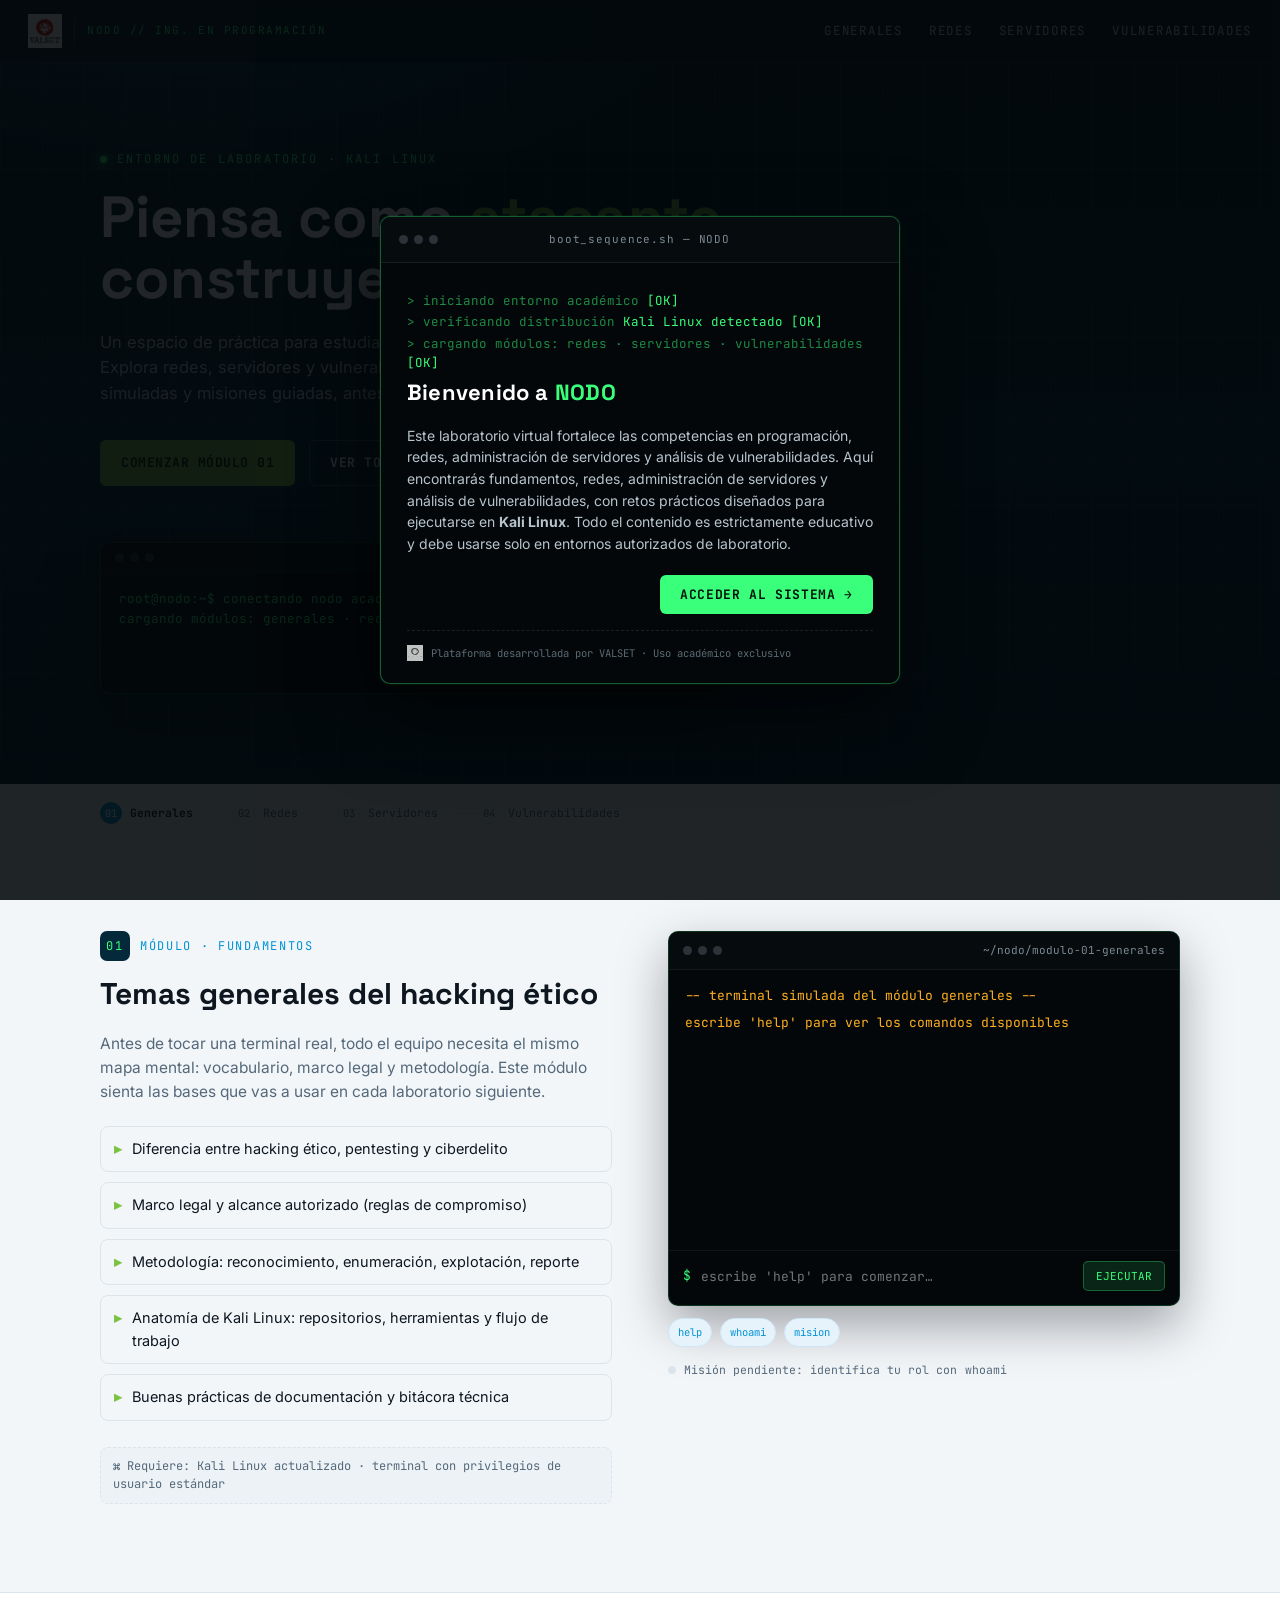
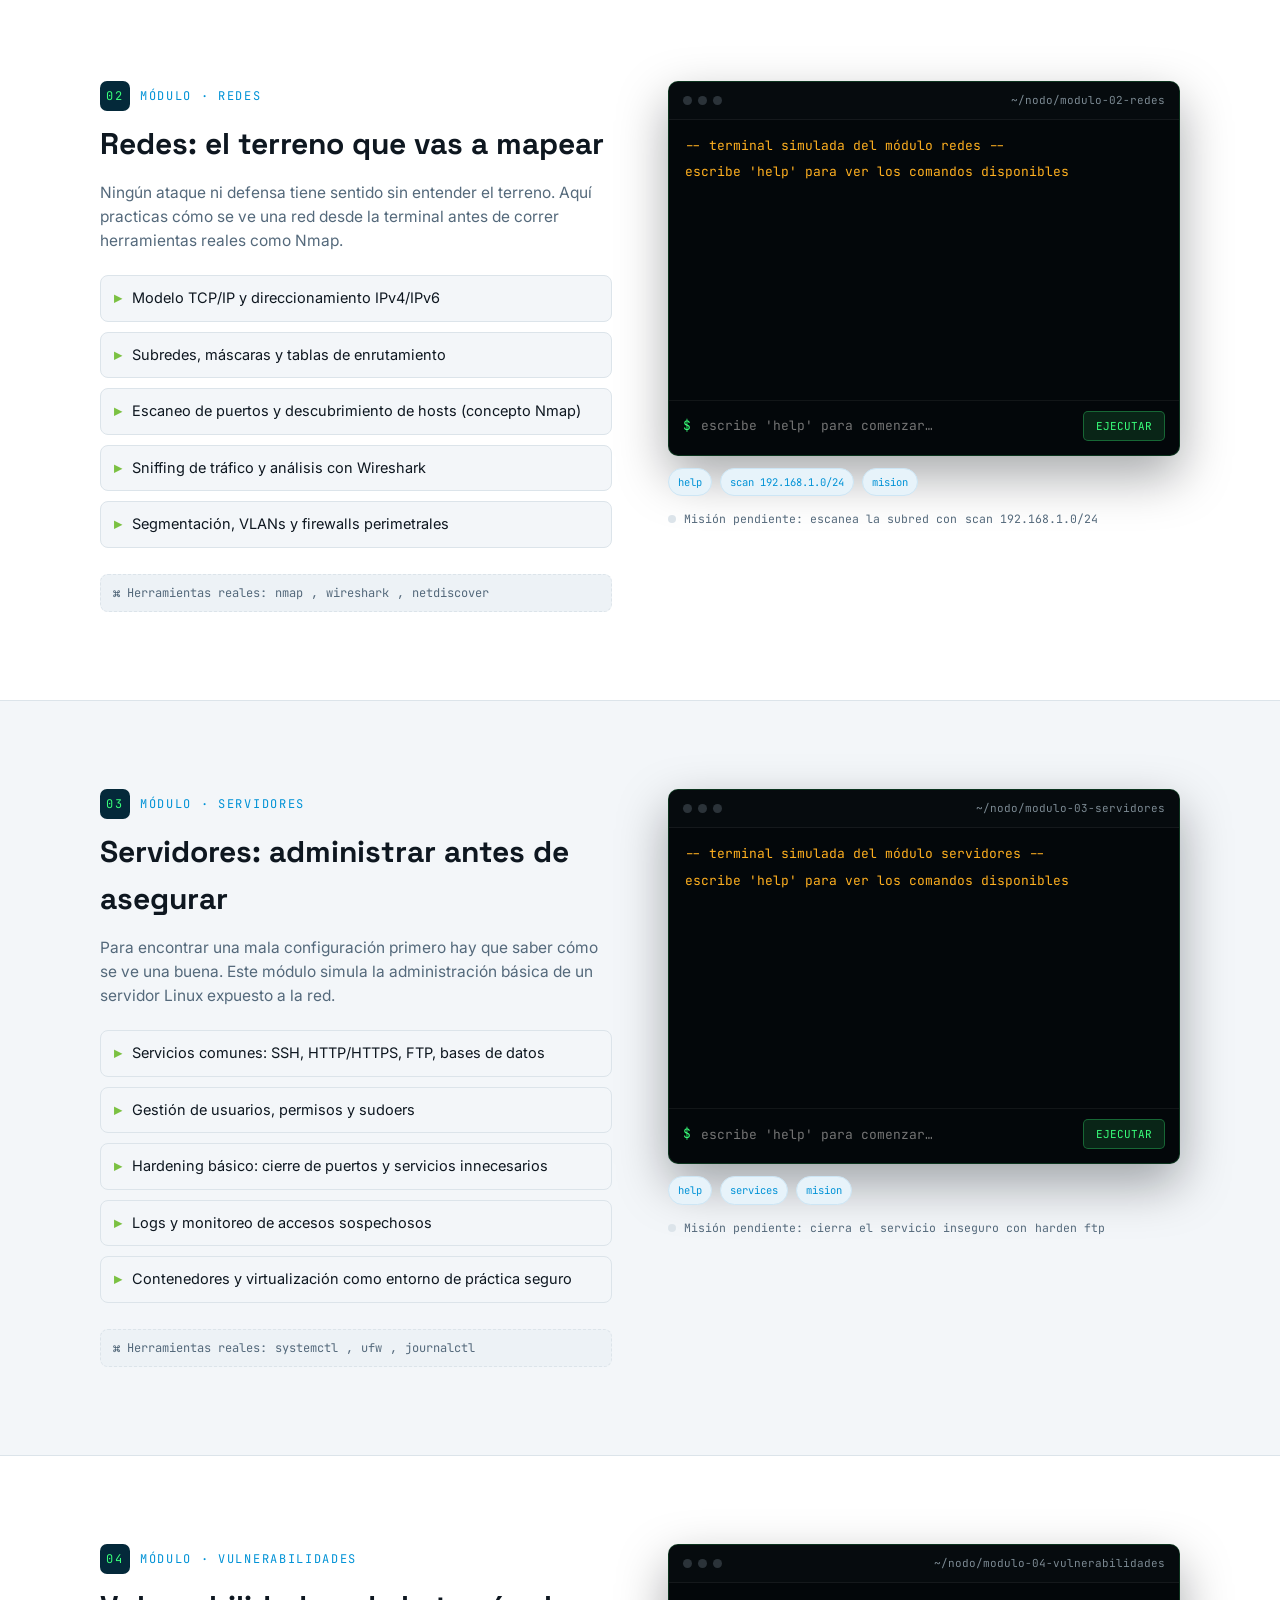
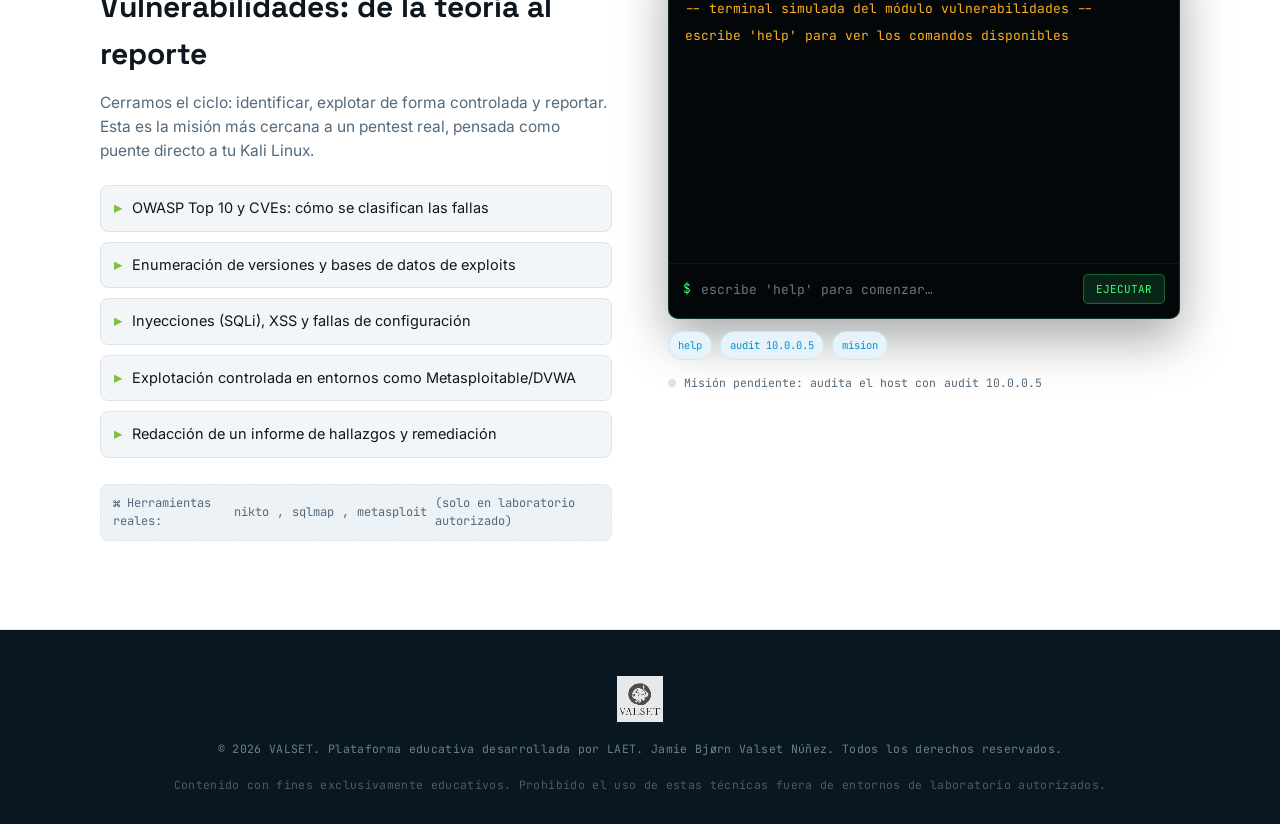
<file: index.html>
<!DOCTYPE html>
<html lang="es">
<head>
<meta charset="UTF-8">
<meta name="viewport" content="width=device-width, initial-scale=1.0">
<meta name="description" content="Laboratorio educativo de programación, redes, servidores y análisis de vulnerabilidades con estética hacker.">
<meta name="theme-color" content="#081722">
<link rel="icon" href="assets/images/favicon.svg" type="image/svg+xml">
<title>NODO — Laboratorio de Redes, Servidores y Vulnerabilidades</title>
<link rel="preconnect" href="https://fonts.googleapis.com">
<link href="https://fonts.googleapis.com/css2?family=Space+Grotesk:wght@500;600;700&family=Inter:wght@400;500;600&family=JetBrains+Mono:wght@400;500;700&display=swap" rel="stylesheet">
<link rel="stylesheet" href="assets/css/styles.css">
</head>
<body>

<!-- ================= WELCOME MODAL ================= -->
<div class="modal-overlay" id="welcomeModal">
  <div class="modal-box">
    <div class="modal-top">
      <div class="dots"><span></span><span></span><span></span></div>
      <div class="title">boot_sequence.sh — NODO</div>
      <div style="width:40px;"></div>
    </div>
    <div class="modal-body">
      <div class="boot-line">&gt; iniciando entorno académico<span class="ok"> [OK]</span></div>
      <div class="boot-line">&gt; verificando distribución<span class="ok"> Kali Linux detectado [OK]</span></div>
      <div class="boot-line">&gt; cargando módulos: redes · servidores · vulnerabilidades<span class="ok"> [OK]</span></div>
      <h2>Bienvenido a <span class="accent">NODO</span></h2>
      <p class="modal-desc">
        Este laboratorio virtual fortalece las competencias en programación, redes, administración de servidores y análisis de vulnerabilidades.
        Aquí encontrarás fundamentos, redes, administración de servidores y análisis de vulnerabilidades,
        con retos prácticos diseñados para ejecutarse en <strong>Kali Linux</strong>. Todo el contenido es
        estrictamente educativo y debe usarse solo en entornos autorizados de laboratorio.
      </p>
      <div class="modal-actions">
        <button class="btn-access" id="enterBtn">Acceder al sistema →</button>
      </div>
      <div class="modal-cred">
        <img src="assets/images/valset-logo.jpg" alt="Valset">
        <span>Plataforma desarrollada por VALSET · Uso académico exclusivo</span>
      </div>
    </div>
  </div>
</div>

<!-- ================= HEADER ================= -->
<header class="site">
  <div class="brand">
    <img src="assets/images/valset-logo.jpg" alt="VALSET">
    <div class="divider"></div>
    <span class="tag">Nodo // Ing. en Programación</span>
  </div>
  <nav class="site">
    <a href="#generales">Generales</a>
    <a href="#redes">Redes</a>
    <a href="#servidores">Servidores</a>
    <a href="#vulnerabilidades">Vulnerabilidades</a>
  </nav>
</header>

<!-- ================= HERO ================= -->
<section class="hero">
  <div class="hero-inner">
    <div class="eyebrow"><span class="dot"></span> Entorno de laboratorio · Kali Linux</div>
    <h1>Piensa como <span>atacante</span>,<br>construye como <span>ingeniero</span>.</h1>
    <p class="lead">
      Un espacio de práctica para estudiantes de Ingeniería en Programación.
      Explora redes, servidores y vulnerabilidades a través de terminales simuladas y
      misiones guiadas, antes de llevarlo a tu propia máquina Kali.
    </p>
    <div class="hero-cta">
      <a href="#generales" class="btn btn-primary">Comenzar módulo 01</a>
      <a href="#vulnerabilidades" class="btn btn-ghost">Ver todos los módulos</a>
    </div>
    <div class="boot-term">
      <div class="bar"><span></span><span></span><span></span></div>
      <pre id="heroBoot"><span class="cmt">-- inicializando nodo académico --</span></pre>
    </div>
  </div>
</section>

<!-- ================= PROGRESS RAIL ================= -->
<div class="rail">
  <div class="rail-inner" id="railInner">
    <a href="#generales" class="rail-step" data-section="generales"><span class="num">01</span> Generales</a>
    <div class="rail-sep"></div>
    <a href="#redes" class="rail-step" data-section="redes"><span class="num">02</span> Redes</a>
    <div class="rail-sep"></div>
    <a href="#servidores" class="rail-step" data-section="servidores"><span class="num">03</span> Servidores</a>
    <div class="rail-sep"></div>
    <a href="#vulnerabilidades" class="rail-step" data-section="vulnerabilidades"><span class="num">04</span> Vulnerabilidades</a>
  </div>
</div>

<!-- ================= MODULE 01: GENERALES ================= -->
<section class="module" id="generales">
  <div class="module-inner">
    <div>
      <div class="module-head"><span class="badge">01</span> Módulo · Fundamentos</div>
      <h2>Temas generales del hacking ético</h2>
      <p class="desc">
        Antes de tocar una terminal real, todo el equipo necesita el mismo mapa mental:
        vocabulario, marco legal y metodología. Este módulo sienta las bases que vas a usar
        en cada laboratorio siguiente.
      </p>
      <ul class="topic-list">
        <li>Diferencia entre hacking ético, pentesting y ciberdelito</li>
        <li>Marco legal y alcance autorizado (reglas de compromiso)</li>
        <li>Metodología: reconocimiento, enumeración, explotación, reporte</li>
        <li>Anatomía de Kali Linux: repositorios, herramientas y flujo de trabajo</li>
        <li>Buenas prácticas de documentación y bitácora técnica</li>
      </ul>
      <div class="env-note">⌘ Requiere: Kali Linux actualizado · terminal con privilegios de usuario estándar</div>
    </div>
    <div>
      <div class="terminal" data-terminal="generales">
        <div class="tbar"><div class="dots"><span></span><span></span><span></span></div><div class="path">~/nodo/modulo-01-generales</div></div>
        <div class="tscreen" id="screen-generales"></div>
        <div class="tform">
          <span class="prompt">$</span>
          <input type="text" id="input-generales" placeholder="escribe 'help' para comenzar…" autocomplete="off">
          <button onclick="runCmd('generales')">Ejecutar</button>
        </div>
      </div>
      <div class="hint-row">
        <span class="hint-chip" onclick="fillCmd('generales','help')">help</span>
        <span class="hint-chip" onclick="fillCmd('generales','whoami')">whoami</span>
        <span class="hint-chip" onclick="fillCmd('generales','mision')">mision</span>
      </div>
      <div class="mission-status" id="status-generales"><span class="pip"></span> Misión pendiente: identifica tu rol con <span class="mono">whoami</span></div>
    </div>
  </div>
</section>

<!-- ================= MODULE 02: REDES ================= -->
<section class="module alt" id="redes">
  <div class="module-inner">
    <div>
      <div class="module-head"><span class="badge">02</span> Módulo · Redes</div>
      <h2>Redes: el terreno que vas a mapear</h2>
      <p class="desc">
        Ningún ataque ni defensa tiene sentido sin entender el terreno. Aquí practicas cómo
        se ve una red desde la terminal antes de correr herramientas reales como Nmap.
      </p>
      <ul class="topic-list">
        <li>Modelo TCP/IP y direccionamiento IPv4/IPv6</li>
        <li>Subredes, máscaras y tablas de enrutamiento</li>
        <li>Escaneo de puertos y descubrimiento de hosts (concepto Nmap)</li>
        <li>Sniffing de tráfico y análisis con Wireshark</li>
        <li>Segmentación, VLANs y firewalls perimetrales</li>
      </ul>
      <div class="env-note">⌘ Herramientas reales: <span class="mono">nmap</span>, <span class="mono">wireshark</span>, <span class="mono">netdiscover</span></div>
    </div>
    <div>
      <div class="terminal" data-terminal="redes">
        <div class="tbar"><div class="dots"><span></span><span></span><span></span></div><div class="path">~/nodo/modulo-02-redes</div></div>
        <div class="tscreen" id="screen-redes"></div>
        <div class="tform">
          <span class="prompt">$</span>
          <input type="text" id="input-redes" placeholder="escribe 'help' para comenzar…" autocomplete="off">
          <button onclick="runCmd('redes')">Ejecutar</button>
        </div>
      </div>
      <div class="hint-row">
        <span class="hint-chip" onclick="fillCmd('redes','help')">help</span>
        <span class="hint-chip" onclick="fillCmd('redes','scan 192.168.1.0/24')">scan 192.168.1.0/24</span>
        <span class="hint-chip" onclick="fillCmd('redes','mision')">mision</span>
      </div>
      <div class="mission-status" id="status-redes"><span class="pip"></span> Misión pendiente: escanea la subred con <span class="mono">scan 192.168.1.0/24</span></div>
    </div>
  </div>
</section>

<!-- ================= MODULE 03: SERVIDORES ================= -->
<section class="module" id="servidores">
  <div class="module-inner">
    <div>
      <div class="module-head"><span class="badge">03</span> Módulo · Servidores</div>
      <h2>Servidores: administrar antes de asegurar</h2>
      <p class="desc">
        Para encontrar una mala configuración primero hay que saber cómo se ve una buena.
        Este módulo simula la administración básica de un servidor Linux expuesto a la red.
      </p>
      <ul class="topic-list">
        <li>Servicios comunes: SSH, HTTP/HTTPS, FTP, bases de datos</li>
        <li>Gestión de usuarios, permisos y sudoers</li>
        <li>Hardening básico: cierre de puertos y servicios innecesarios</li>
        <li>Logs y monitoreo de accesos sospechosos</li>
        <li>Contenedores y virtualización como entorno de práctica seguro</li>
      </ul>
      <div class="env-note">⌘ Herramientas reales: <span class="mono">systemctl</span>, <span class="mono">ufw</span>, <span class="mono">journalctl</span></div>
    </div>
    <div>
      <div class="terminal" data-terminal="servidores">
        <div class="tbar"><div class="dots"><span></span><span></span><span></span></div><div class="path">~/nodo/modulo-03-servidores</div></div>
        <div class="tscreen" id="screen-servidores"></div>
        <div class="tform">
          <span class="prompt">$</span>
          <input type="text" id="input-servidores" placeholder="escribe 'help' para comenzar…" autocomplete="off">
          <button onclick="runCmd('servidores')">Ejecutar</button>
        </div>
      </div>
      <div class="hint-row">
        <span class="hint-chip" onclick="fillCmd('servidores','help')">help</span>
        <span class="hint-chip" onclick="fillCmd('servidores','services')">services</span>
        <span class="hint-chip" onclick="fillCmd('servidores','mision')">mision</span>
      </div>
      <div class="mission-status" id="status-servidores"><span class="pip"></span> Misión pendiente: cierra el servicio inseguro con <span class="mono">harden ftp</span></div>
    </div>
  </div>
</section>

<!-- ================= MODULE 04: VULNERABILIDADES ================= -->
<section class="module alt" id="vulnerabilidades">
  <div class="module-inner">
    <div>
      <div class="module-head"><span class="badge">04</span> Módulo · Vulnerabilidades</div>
      <h2>Vulnerabilidades: de la teoría al reporte</h2>
      <p class="desc">
        Cerramos el ciclo: identificar, explotar de forma controlada y reportar. Esta es la
        misión más cercana a un pentest real, pensada como puente directo a tu Kali Linux.
      </p>
      <ul class="topic-list">
        <li>OWASP Top 10 y CVEs: cómo se clasifican las fallas</li>
        <li>Enumeración de versiones y bases de datos de exploits</li>
        <li>Inyecciones (SQLi), XSS y fallas de configuración</li>
        <li>Explotación controlada en entornos como Metasploitable/DVWA</li>
        <li>Redacción de un informe de hallazgos y remediación</li>
      </ul>
      <div class="env-note">⌘ Herramientas reales: <span class="mono">nikto</span>, <span class="mono">sqlmap</span>, <span class="mono">metasploit</span> (solo en laboratorio autorizado)</div>
    </div>
    <div>
      <div class="terminal" data-terminal="vulnerabilidades">
        <div class="tbar"><div class="dots"><span></span><span></span><span></span></div><div class="path">~/nodo/modulo-04-vulnerabilidades</div></div>
        <div class="tscreen" id="screen-vulnerabilidades"></div>
        <div class="tform">
          <span class="prompt">$</span>
          <input type="text" id="input-vulnerabilidades" placeholder="escribe 'help' para comenzar…" autocomplete="off">
          <button onclick="runCmd('vulnerabilidades')">Ejecutar</button>
        </div>
      </div>
      <div class="hint-row">
        <span class="hint-chip" onclick="fillCmd('vulnerabilidades','help')">help</span>
        <span class="hint-chip" onclick="fillCmd('vulnerabilidades','audit 10.0.0.5')">audit 10.0.0.5</span>
        <span class="hint-chip" onclick="fillCmd('vulnerabilidades','mision')">mision</span>
      </div>
      <div class="mission-status" id="status-vulnerabilidades"><span class="pip"></span> Misión pendiente: audita el host con <span class="mono">audit 10.0.0.5</span></div>
    </div>
  </div>
</section>

<!-- ================= FOOTER ================= -->
<footer class="site">
  <div class="footer-inner">
    <img src="assets/images/valset-logo.jpg" alt="Valset">
    <div class="fnote">© 2026 VALSET. Plataforma educativa desarrollada por LAET. Jamie Bjørn Valset Núñez. Todos los derechos reservados.</div>
    <div class="fnote" style="color:#4C5B65;">Contenido con fines exclusivamente educativos. Prohibido el uso de estas técnicas fuera de entornos de laboratorio autorizados.</div>
  </div>
</footer>

<script src="assets/js/app.js" defer></script>
</body>
</html>
</file>
<file: assets/css/styles.css>
:root{
  --nodo-blue:#0092D6;
  --nodo-blue-deep:#04293A;
  --nodo-navy:#081722;
  --nodo-green:#7BC142;
  --paper:#F3F6F9;
  --panel:#FFFFFF;
  --ink:#0E1720;
  --slate:#54697B;
  --line:#DCE4EA;
  --term-bg:#03070A;
  --term-green:#39FF7A;
  --term-dim:#1E8A44;
  --term-amber:#FFB020;
  --radius:10px;
  --disp:'Space Grotesk',sans-serif;
  --body:'Inter',sans-serif;
  --mono:'JetBrains Mono',monospace;
}
*{box-sizing:border-box;}
html{scroll-behavior:smooth;}
body{
  margin:0;background:var(--paper);color:var(--ink);
  font-family:var(--body);line-height:1.55;
  -webkit-font-smoothing:antialiased;
}
h1,h2,h3,.disp{font-family:var(--disp);}
a{color:inherit;}
.mono{font-family:var(--mono);}

/* ===== Scrollbar / focus ===== */
:focus-visible{outline:2px solid var(--nodo-blue);outline-offset:2px;}
@media (prefers-reduced-motion: reduce){*{animation-duration:0.01ms !important;transition-duration:0.01ms !important;}}

/* ===== Header ===== */
header.site{
  position:fixed;top:0;left:0;right:0;z-index:40;
  display:flex;align-items:center;justify-content:space-between;
  padding:14px 28px;background:rgba(8,23,34,0.92);backdrop-filter:blur(8px);
  border-bottom:1px solid rgba(255,255,255,0.08);
}
.brand{display:flex;align-items:center;gap:12px;}
.brand img{height:34px;display:block;}
.brand .divider{width:1px;height:26px;background:rgba(255,255,255,0.2);}
.brand .tag{font-family:var(--mono);font-size:11px;letter-spacing:.14em;color:var(--term-green);text-transform:uppercase;}
nav.site{display:flex;gap:26px;}
nav.site a{
  font-family:var(--mono);font-size:12.5px;letter-spacing:.06em;color:#C8D6E0;
  text-decoration:none;text-transform:uppercase;position:relative;padding:4px 0;
}
nav.site a::after{content:'';position:absolute;left:0;bottom:-2px;width:0;height:1px;background:var(--nodo-green);transition:width .25s;}
nav.site a:hover::after{width:100%;}
nav.site a:hover{color:#fff;}
@media(max-width:760px){nav.site{display:none;}}

/* ===== Welcome Modal ===== */
.modal-overlay{
  position:fixed;inset:0;z-index:100;background:rgba(3,7,10,0.88);
  display:flex;align-items:center;justify-content:center;padding:20px;
  animation:fadeIn .4s ease;
}
@keyframes fadeIn{from{opacity:0;}to{opacity:1;}}
.modal-box{
  width:100%;max-width:520px;background:var(--term-bg);
  border:1px solid rgba(57,255,122,0.35);border-radius:var(--radius);
  box-shadow:0 0 0 1px rgba(57,255,122,0.05),0 30px 80px rgba(0,0,0,0.6);
  overflow:hidden;animation:riseIn .5s cubic-bezier(.2,.8,.2,1);
}
@keyframes riseIn{from{opacity:0;transform:translateY(16px) scale(.98);}to{opacity:1;transform:translateY(0) scale(1);}}
.modal-top{
  display:flex;align-items:center;justify-content:space-between;
  padding:14px 18px;background:#060B0E;border-bottom:1px solid rgba(255,255,255,0.08);
}
.modal-top .dots{display:flex;gap:6px;}
.modal-top .dots span{width:9px;height:9px;border-radius:50%;background:#2b3339;}
.modal-top .title{font-family:var(--mono);font-size:11px;color:#7C8A93;letter-spacing:.08em;}
.modal-body{padding:26px 26px 22px;}
.modal-logo-row{display:flex;align-items:center;gap:16px;margin-bottom:18px;}
.modal-logo-row img{height:40px;}
.modal-body h2{
  color:#fff;font-size:22px;margin:0 0 6px;letter-spacing:.01em;
}
.modal-body h2 .accent{color:var(--term-green);}
.boot-line{font-family:var(--mono);font-size:12.5px;color:var(--term-dim);margin:2px 0;}
.boot-line .ok{color:var(--term-green);}
.modal-desc{color:#B7C4CC;font-size:14px;margin:16px 0 20px;}
.modal-actions{display:flex;justify-content:flex-end;}
.btn-access{
  font-family:var(--mono);font-size:13px;letter-spacing:.05em;text-transform:uppercase;
  background:var(--term-green);color:#03130A;border:none;padding:11px 20px;border-radius:6px;
  cursor:pointer;font-weight:700;transition:transform .15s, box-shadow .15s;
}
.btn-access:hover{transform:translateY(-1px);box-shadow:0 6px 20px rgba(57,255,122,0.25);}
.modal-cred{
  margin-top:16px;padding-top:14px;border-top:1px dashed rgba(255,255,255,0.1);
  display:flex;align-items:center;gap:8px;
}
.modal-cred img{height:16px;opacity:.75;filter:grayscale(1) brightness(1.6);}
.modal-cred span{font-family:var(--mono);font-size:10.5px;color:#5C6B73;}
.hidden{display:none !important;}

/* ===== Hero ===== */
.hero{
  position:relative;padding:150px 28px 90px;background:
    radial-gradient(1100px 480px at 15% -10%, rgba(0,146,214,0.35), transparent 60%),
    linear-gradient(180deg, var(--nodo-navy) 0%, var(--nodo-blue-deep) 55%, #062133 100%);
  color:#fff;overflow:hidden;
}
.hero::before{
  content:'';position:absolute;inset:0;opacity:.09;
  background-image:linear-gradient(rgba(255,255,255,.6) 1px, transparent 1px),linear-gradient(90deg, rgba(255,255,255,.6) 1px, transparent 1px);
  background-size:42px 42px;pointer-events:none;
}
.hero-inner{max-width:1080px;margin:0 auto;position:relative;}
.eyebrow{
  font-family:var(--mono);font-size:12px;letter-spacing:.18em;color:var(--term-green);
  text-transform:uppercase;display:flex;align-items:center;gap:10px;margin-bottom:18px;
}
.eyebrow .dot{width:7px;height:7px;border-radius:50%;background:var(--term-green);box-shadow:0 0 8px var(--term-green);animation:pulse 1.6s infinite;}
@keyframes pulse{0%,100%{opacity:1;}50%{opacity:.35;}}
.hero h1{font-size:clamp(34px,5.4vw,58px);line-height:1.06;margin:0 0 20px;font-weight:700;}
.hero h1 span{color:var(--nodo-green);}
.hero p.lead{max-width:600px;color:#C4D3DC;font-size:16.5px;margin:0 0 34px;}
.hero-cta{display:flex;gap:14px;flex-wrap:wrap;margin-bottom:56px;}
.btn{
  font-family:var(--mono);font-size:13px;text-transform:uppercase;letter-spacing:.04em;
  padding:12px 20px;border-radius:6px;text-decoration:none;font-weight:700;cursor:pointer;border:1px solid transparent;
}
.btn-primary{background:var(--nodo-green);color:#0A1A0A;}
.btn-primary:hover{filter:brightness(1.08);}
.btn-ghost{background:transparent;border-color:rgba(255,255,255,0.25);color:#fff;}
.btn-ghost:hover{border-color:var(--term-green);color:var(--term-green);}

/* boot terminal preview in hero */
.boot-term{
  background:var(--term-bg);border:1px solid rgba(57,255,122,0.25);border-radius:var(--radius);
  max-width:620px;overflow:hidden;box-shadow:0 30px 60px rgba(0,0,0,0.45);
}
.boot-term .bar{display:flex;gap:6px;padding:10px 14px;background:#060B0E;border-bottom:1px solid rgba(255,255,255,0.06);}
.boot-term .bar span{width:9px;height:9px;border-radius:50%;background:#2b3339;}
.boot-term pre{
  margin:0;padding:16px 18px 20px;font-family:var(--mono);font-size:12.5px;color:var(--term-green);
  white-space:pre-wrap;min-height:120px;
}
.boot-term pre .cmt{color:#5C6B73;}
.cursor-blink{display:inline-block;width:7px;height:14px;background:var(--term-green);vertical-align:middle;animation:blink 1s steps(1) infinite;}
@keyframes blink{50%{opacity:0;}}

/* ===== Progress rail ===== */
.rail{
  position:sticky;top:64px;z-index:20;background:var(--paper);
  border-bottom:1px solid var(--line);padding:12px 28px;
}
.rail-inner{max-width:1080px;margin:0 auto;display:flex;align-items:center;gap:0;overflow-x:auto;}
.rail-step{
  display:flex;align-items:center;gap:8px;font-family:var(--mono);font-size:11.5px;color:var(--slate);
  text-decoration:none;padding:6px 14px 6px 0;white-space:nowrap;
}
.rail-step .num{
  width:22px;height:22px;border-radius:50%;border:1px solid var(--line);display:flex;align-items:center;justify-content:center;
  font-size:10.5px;color:var(--slate);flex:none;
}
.rail-step.active .num{background:var(--nodo-blue);border-color:var(--nodo-blue);color:#fff;}
.rail-step.active{color:var(--ink);font-weight:600;}
.rail-sep{width:26px;height:1px;background:var(--line);flex:none;}

/* ===== Sections ===== */
.module{padding:88px 28px;border-bottom:1px solid var(--line);}
.module.alt{background:var(--panel);}
.module-inner{max-width:1080px;margin:0 auto;display:grid;grid-template-columns:1fr;gap:40px;}
@media(min-width:920px){.module-inner{grid-template-columns:1fr 1fr;align-items:start;gap:56px;}}
.module-head{font-family:var(--mono);font-size:12px;color:var(--nodo-blue);letter-spacing:.14em;text-transform:uppercase;margin-bottom:10px;display:flex;align-items:center;gap:10px;}
.module-head .badge{width:30px;height:30px;border-radius:7px;background:var(--nodo-blue-deep);color:var(--term-green);display:flex;align-items:center;justify-content:center;font-family:var(--mono);font-size:12px;}
.module h2{font-size:30px;margin:0 0 14px;color:var(--ink);}
.module p.desc{color:var(--slate);font-size:15.5px;margin:0 0 22px;max-width:520px;}
.topic-list{list-style:none;margin:0 0 26px;padding:0;display:grid;gap:10px;}
.topic-list li{
  display:flex;gap:10px;align-items:flex-start;font-size:14.5px;color:var(--ink);
  background:var(--paper);border:1px solid var(--line);padding:11px 13px;border-radius:8px;
}
.topic-list li::before{content:'▸';color:var(--nodo-green);font-weight:700;}
.env-note{
  font-family:var(--mono);font-size:12px;color:var(--slate);display:flex;gap:8px;align-items:center;
  background:#EDF2F6;border:1px dashed var(--line);padding:9px 12px;border-radius:8px;
}

/* ===== Terminal widget ===== */
.terminal{
  background:var(--term-bg);border-radius:var(--radius);overflow:hidden;
  border:1px solid rgba(57,255,122,0.18);box-shadow:0 20px 50px rgba(4,10,14,0.35);
}
.terminal .tbar{
  display:flex;align-items:center;justify-content:space-between;padding:10px 14px;
  background:#060B0E;border-bottom:1px solid rgba(255,255,255,0.06);
}
.terminal .tbar .dots{display:flex;gap:6px;}
.terminal .tbar .dots span{width:9px;height:9px;border-radius:50%;background:#2b3339;}
.terminal .tbar .path{font-family:var(--mono);font-size:11px;color:#7C8A93;}
.terminal .tscreen{
  padding:16px 16px 8px;font-family:var(--mono);font-size:13px;color:var(--term-green);
  height:280px;overflow-y:auto;
}
.terminal .tscreen .line{margin-bottom:6px;white-space:pre-wrap;word-break:break-word;}
.terminal .tscreen .line.user{color:#fff;}
.terminal .tscreen .line.user::before{content:'root@nodo:~# ';color:var(--term-green);}
.terminal .tscreen .line.sys{color:#8FEFA9;}
.terminal .tscreen .line.err{color:#FF6B6B;}
.terminal .tscreen .line.info{color:var(--term-amber);}
.terminal .tform{display:flex;align-items:center;gap:8px;padding:10px 14px 14px;border-top:1px solid rgba(255,255,255,0.06);}
.terminal .tform .prompt{font-family:var(--mono);color:var(--term-green);font-size:13px;}
.terminal .tform input{
  flex:1;background:transparent;border:none;outline:none;color:#fff;font-family:var(--mono);font-size:13px;
}
.terminal .tform button{
  font-family:var(--mono);font-size:11px;background:rgba(57,255,122,0.12);color:var(--term-green);
  border:1px solid rgba(57,255,122,0.3);padding:7px 12px;border-radius:5px;cursor:pointer;text-transform:uppercase;
}
.terminal .tform button:hover{background:rgba(57,255,122,0.2);}
.hint-row{display:flex;flex-wrap:wrap;gap:8px;margin-top:12px;}
.hint-chip{
  font-family:var(--mono);font-size:10.5px;color:var(--nodo-blue);background:#E7F3FA;border:1px solid #CDE6F5;
  padding:5px 9px;border-radius:20px;cursor:pointer;
}
.hint-chip:hover{background:#D9EDF9;}
.mission-status{
  margin-top:14px;font-family:var(--mono);font-size:11.5px;color:var(--slate);display:flex;align-items:center;gap:8px;
}
.mission-status .pip{width:8px;height:8px;border-radius:50%;background:var(--line);}
.mission-status.done .pip{background:var(--nodo-green);}
.mission-status.done{color:var(--nodo-green);}

/* ===== Footer ===== */
footer.site{
  background:var(--nodo-navy);color:#9FB1BC;padding:46px 28px 30px;
}
.footer-inner{max-width:1080px;margin:0 auto;display:flex;flex-direction:column;align-items:center;gap:18px;text-align:center;}
footer.site img{height:46px;filter:grayscale(1) brightness(1.6);opacity:.9;}
footer.site .fnote{font-family:var(--mono);font-size:11.5px;letter-spacing:.03em;color:#6C808C;}
footer.site .flinks{display:flex;gap:18px;font-family:var(--mono);font-size:11.5px;}
footer.site .flinks a{text-decoration:none;color:#9FB1BC;}
footer.site .flinks a:hover{color:var(--term-green);}
</file>
